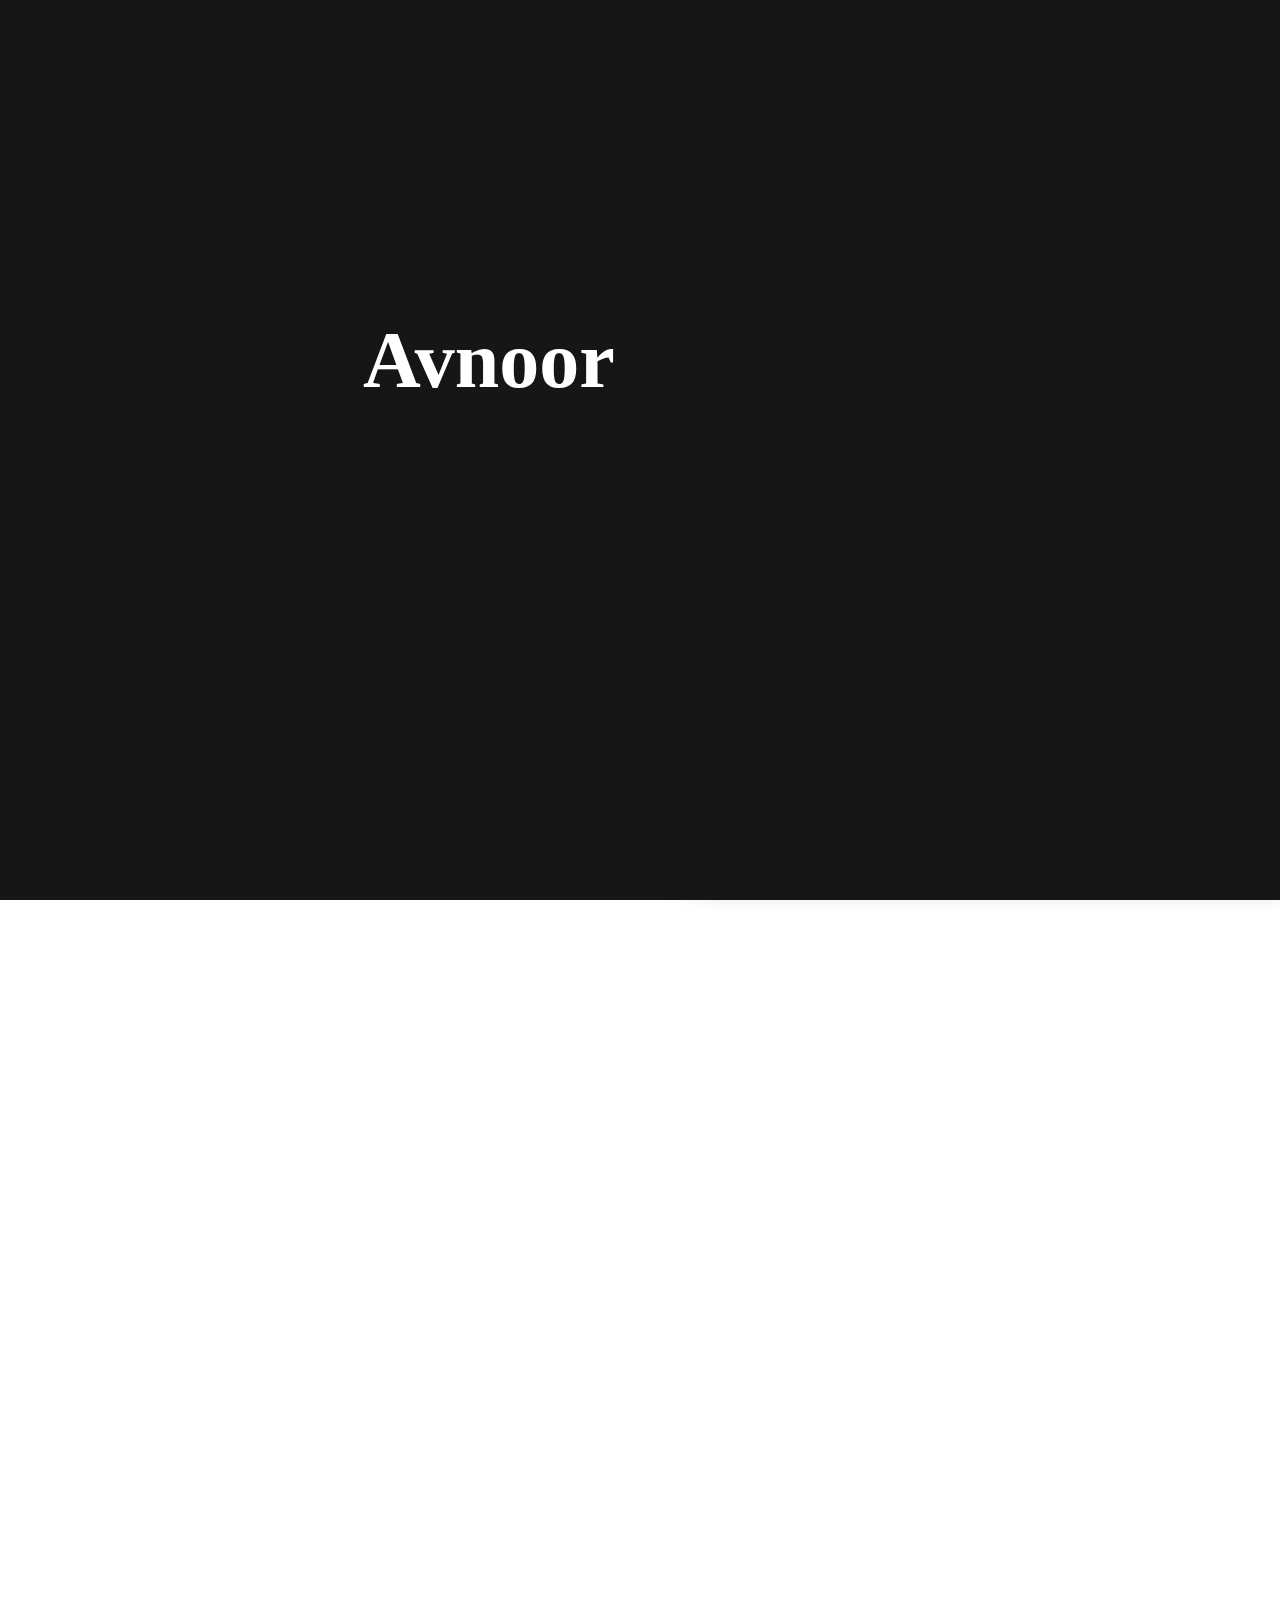
<file: index.html>
<!DOCTYPE html>

<html>
    <head>
        <meta charset="UTF-8" />
        <meta name = "viewport" content="width=device-width, initial-scale=1">
        <link rel="stylesheet" href="./style.css" />
        <title>Avnoor's Portfolio</title>
        <link rel="preconnect" href="https://fonts.googleapis.com">
        <link rel="preconnect" href="https://fonts.gstatic.com" crossorigin>
        <link rel="preconnect" href="https://fonts.googleapis.com">
        <link rel="preconnect" href="https://fonts.gstatic.com" crossorigin>
        <link href="https://fonts.googleapis.com/css2?family=Lato&family=Montserrat&family=Mooli&family=Open+Sans:wght@600&family=Roboto:wght@300&display=swap" rel="stylesheet">
    </head>

    <body>
        <div class="intro">
            <h1 class="logo-header">
                <span class="logo space">Avnoor</span><span class="logo">Ludhar</span>
            </h1>
        </div>
            
        

        <ul class="flex-container font-roboto">
            <li class="flex-item">
                <a href="./assets/files/portfolio.html" class="link-div-portfolio">
                    <div class="portfolio-nav">Portfolio</div>
                </a>
            </li> 
           
            <ul class="container2">
                <li class="flex-item"><a href="index.html" class="normal-nav">Home</a></li>
                <li class="flex-item"><a href="https://github.com/avnoor-ludhar" class="normal-nav" target="_blank" rel="noopener">GitHub</a></li>
                <!--<li class="flex-item"><a href="./assets/files/resume.html" class="normal-nav">Resume</a></li> -->
            </ul>
        </ul>

        <div id="intro">
            <div class="leftSide">
                <div class="avnoor">
                    <h1 class="title">Avnoor's <span class="portfolio-span-link" onclick="portfolio()">Port</span>folio</h1>
                </div>
            </div>
            <div class="rightSide">
                <img class="aiImage" src="./assets/images/What-is-AI-1.jpg"/> 
            </div>
        </div>

        <div id="main-section"> 
            <div class="hero flex ">
                <div>
                    <h2 class="about-me hidden">About <span>Me</span></h2>
                    <img class="avnoorImage hidden" src="./assets/images/mich.jpg">
                    <div class="hidden">
                        <p>
                            Hello, I'm Avnoor, a first-year software engineering student who never accepts failure, takes accountability for all of my actions, 
                            and possesses excellent technical and communication skills. I have been programming for about 
                            3 years now and have a excellent understanding of the basics of programming. I aim to make a meaningful
                            impact by creating clean commercial code that can enhance a users' day-to-day life.
                        </p>
                    </div>
                </div>
            </div>
            <hr /> 
            <h2 class="hidden" id="hobbies">Hobbies</h2>
            <div class="flex">
                <div class="container-grid flex-under600">
                    <div class="grid-item flex"><img id="calesthenics-image" class="hidden" src="./assets/images/education.svg"/></div>
                    <div class="grid-item flex hidden">
                        <div class="hobbies-text">
                            <p class="hidden">
                                When I first learned about how a computer works, Newton's laws and other topics that explained the basics of 
                                how our world works, I was completely dumbfounded by how interesting it was. After that point, I always tried 
                                to understand concepts to the fullest and became obsessed with learning.
                            </p>
                        </div>
                    </div>
                    <div class="grid-item flex"><img src="./assets/images/handstand.png" class="hidden"/></div>
                    <div class="grid-item flex">
                        <div class="hobbies-text">
                            <p class="hidden">
                                Fitness is a significant passion of mine, and I have maintained a consistent workout 
                                routine for the past five years. During this time, I committed never to miss a day, 
                                cultivating the mental strength and discipline that I apply to every aspect of my life.
                            </p>
                        </div>
                    </div>
                    <div class="grid-item flex"><img src="./assets/images/black-eight-billiard-ball.png" class="hidden"/></div>
                    <div class="grid-item flex">
                        <div class="hobbies-text">
                            <p class="final-hobby-text hidden">
                                Billiards is one of my newfound joys. I find it fascinating when physics intersects with sports. 
                                Understanding the various angles, spins, and power behind each shot created my interest in billiards.
                            </p>
                        </div>
                    </div>
                    
                </div>
            </div>
            
            <hr class="bottomRule"/>
            <div class="footer hidden">
                <div>
                    <a href="https://twitter.com/avnoor0119" target="_blank" rel="noopener"><svg viewBox="328 355 335 276" xmlns="http://www.w3.org/2000/svg" class="twitter">
                        <path d="
                          M 630, 425
                          A 195, 195 0 0 1 331, 600
                          A 142, 142 0 0 0 428, 570
                          A  70,  70 0 0 1 370, 523
                          A  70,  70 0 0 0 401, 521
                          A  70,  70 0 0 1 344, 455
                          A  70,  70 0 0 0 372, 460
                          A  70,  70 0 0 1 354, 370
                          A 195, 195 0 0 0 495, 442
                          A  67,  67 0 0 1 611, 380
                          A 117, 117 0 0 0 654, 363
                          A  65,  65 0 0 1 623, 401
                          A 117, 117 0 0 0 662, 390
                          A  65,  65 0 0 1 630, 425
                          Z"
                          style="fill:#000;"/>
                      </svg></a>
                    <a href="https://www.linkedin.com/in/avnoor-ludhar-2028012a1/" target="_blank" rel="noopener">
                        <svg xmlns="http://www.w3.org/2000/svg" width="30" height="30" fill="#000" class="bi bi-linkedin" viewBox="0 0 16 16">
                        <path d="M0 1.146C0 .513.526 0 1.175 0h13.65C15.474 0 16 .513 16 1.146v13.708c0 .633-.526 1.146-1.175 1.146H1.175C.526 16 0 15.487 0 14.854V1.146zm4.943 12.248V6.169H2.542v7.225h2.401zm-1.2-8.212c.837 0 1.358-.554 1.358-1.248-.015-.709-.52-1.248-1.342-1.248-.822 0-1.359.54-1.359 1.248 0 .694.521 1.248 1.327 1.248h.016zm4.908 8.212V9.359c0-.216.016-.432.08-.586.173-.431.568-.878 1.232-.878.869 0 1.216.662 1.216 1.634v3.865h2.401V9.25c0-2.22-1.184-3.252-2.764-3.252-1.274 0-1.845.7-2.165 1.193v.025h-.016a5.54 5.54 0 0 1 .016-.025V6.169h-2.4c.03.678 0 7.225 0 7.225h2.4z"/>
                      </svg>
                    </a>
                    <a href="https://www.instagram.com/avnoor_ludhar/" target="_blank" rel="noopener"><svg id="instagram" fill="#000" version="1.1" xmlns="http://www.w3.org/2000/svg" xmlns:xlink="http://www.w3.org/1999/xlink" x="0px" y="0px" width="30px" height="30px" viewBox="0 0 169.063 169.063" style="enable-background:new 0 0 169.063 169.063;"
                        xml:space="preserve">
                        <g>
                            <path d="M122.406,0H46.654C20.929,0,0,20.93,0,46.655v75.752c0,25.726,20.929,46.655,46.654,46.655h75.752
                                                c25.727,0,46.656-20.93,46.656-46.655V46.655C169.063,20.93,148.133,0,122.406,0z M154.063,122.407
                                                c0,17.455-14.201,31.655-31.656,31.655H46.654C29.2,154.063,15,139.862,15,122.407V46.655C15,29.201,29.2,15,46.654,15h75.752
                                                c17.455,0,31.656,14.201,31.656,31.655V122.407z" />
                            <path d="M84.531,40.97c-24.021,0-43.563,19.542-43.563,43.563c0,24.02,19.542,43.561,43.563,43.561s43.563-19.541,43.563-43.561
                                                C128.094,60.512,108.552,40.97,84.531,40.97z M84.531,113.093c-15.749,0-28.563-12.812-28.563-28.561
                                                c0-15.75,12.813-28.563,28.563-28.563s28.563,12.813,28.563,28.563C113.094,100.281,100.28,113.093,84.531,113.093z" />
                            <path d="M129.921,28.251c-2.89,0-5.729,1.17-7.77,3.22c-2.051,2.04-3.23,4.88-3.23,7.78c0,2.891,1.18,5.73,3.23,7.78
                                                c2.04,2.04,4.88,3.22,7.77,3.22c2.9,0,5.73-1.18,7.78-3.22c2.05-2.05,3.22-4.89,3.22-7.78c0-2.9-1.17-5.74-3.22-7.78
                                                C135.661,29.421,132.821,28.251,129.921,28.251z" />
                        </g>
                        </svg></a>
                </div>
                <div class="copywrite"><p>&#169 Avnoor Ludhar</p></div>
            </div>
        </div>

        <script src="https://ajax.googleapis.com/ajax/libs/jquery/3.7.0/jquery.min.js"></script>
        <script defer src="index.js"></script>
    </body>
</html>
</file>
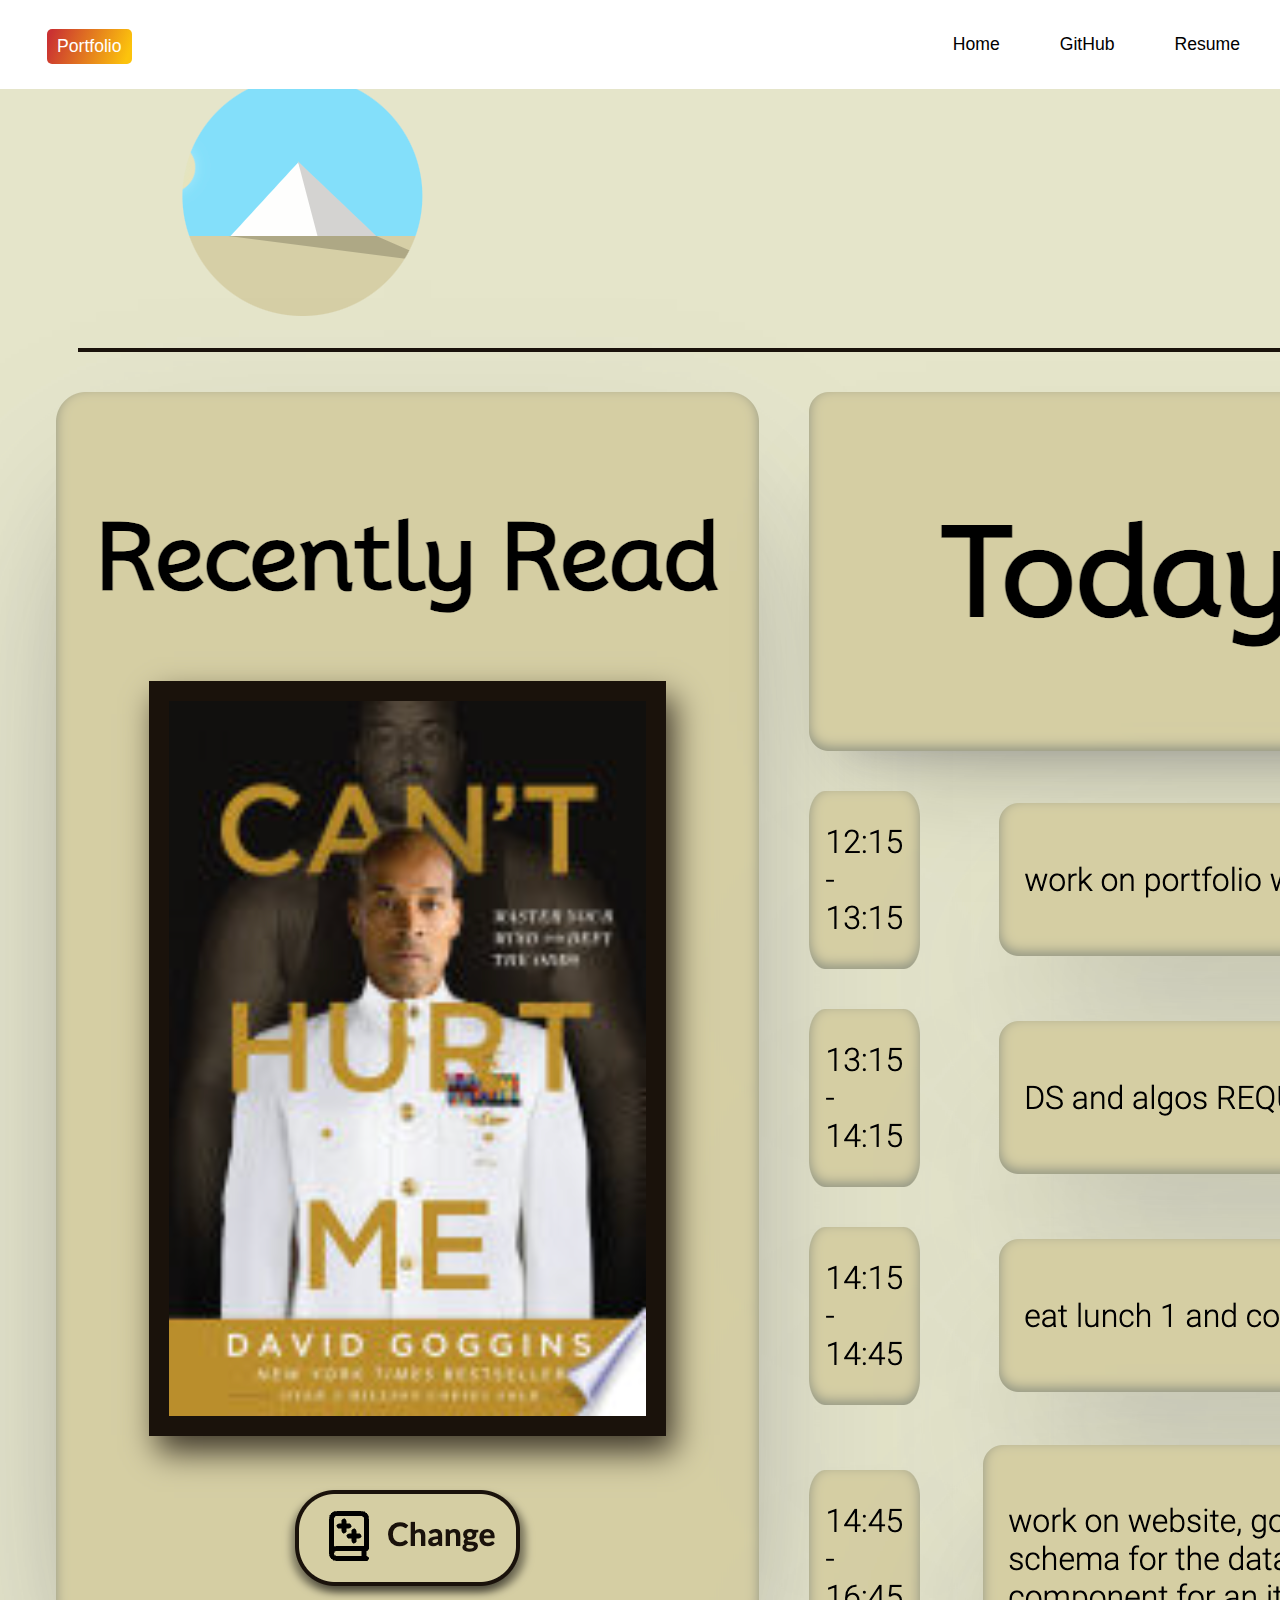
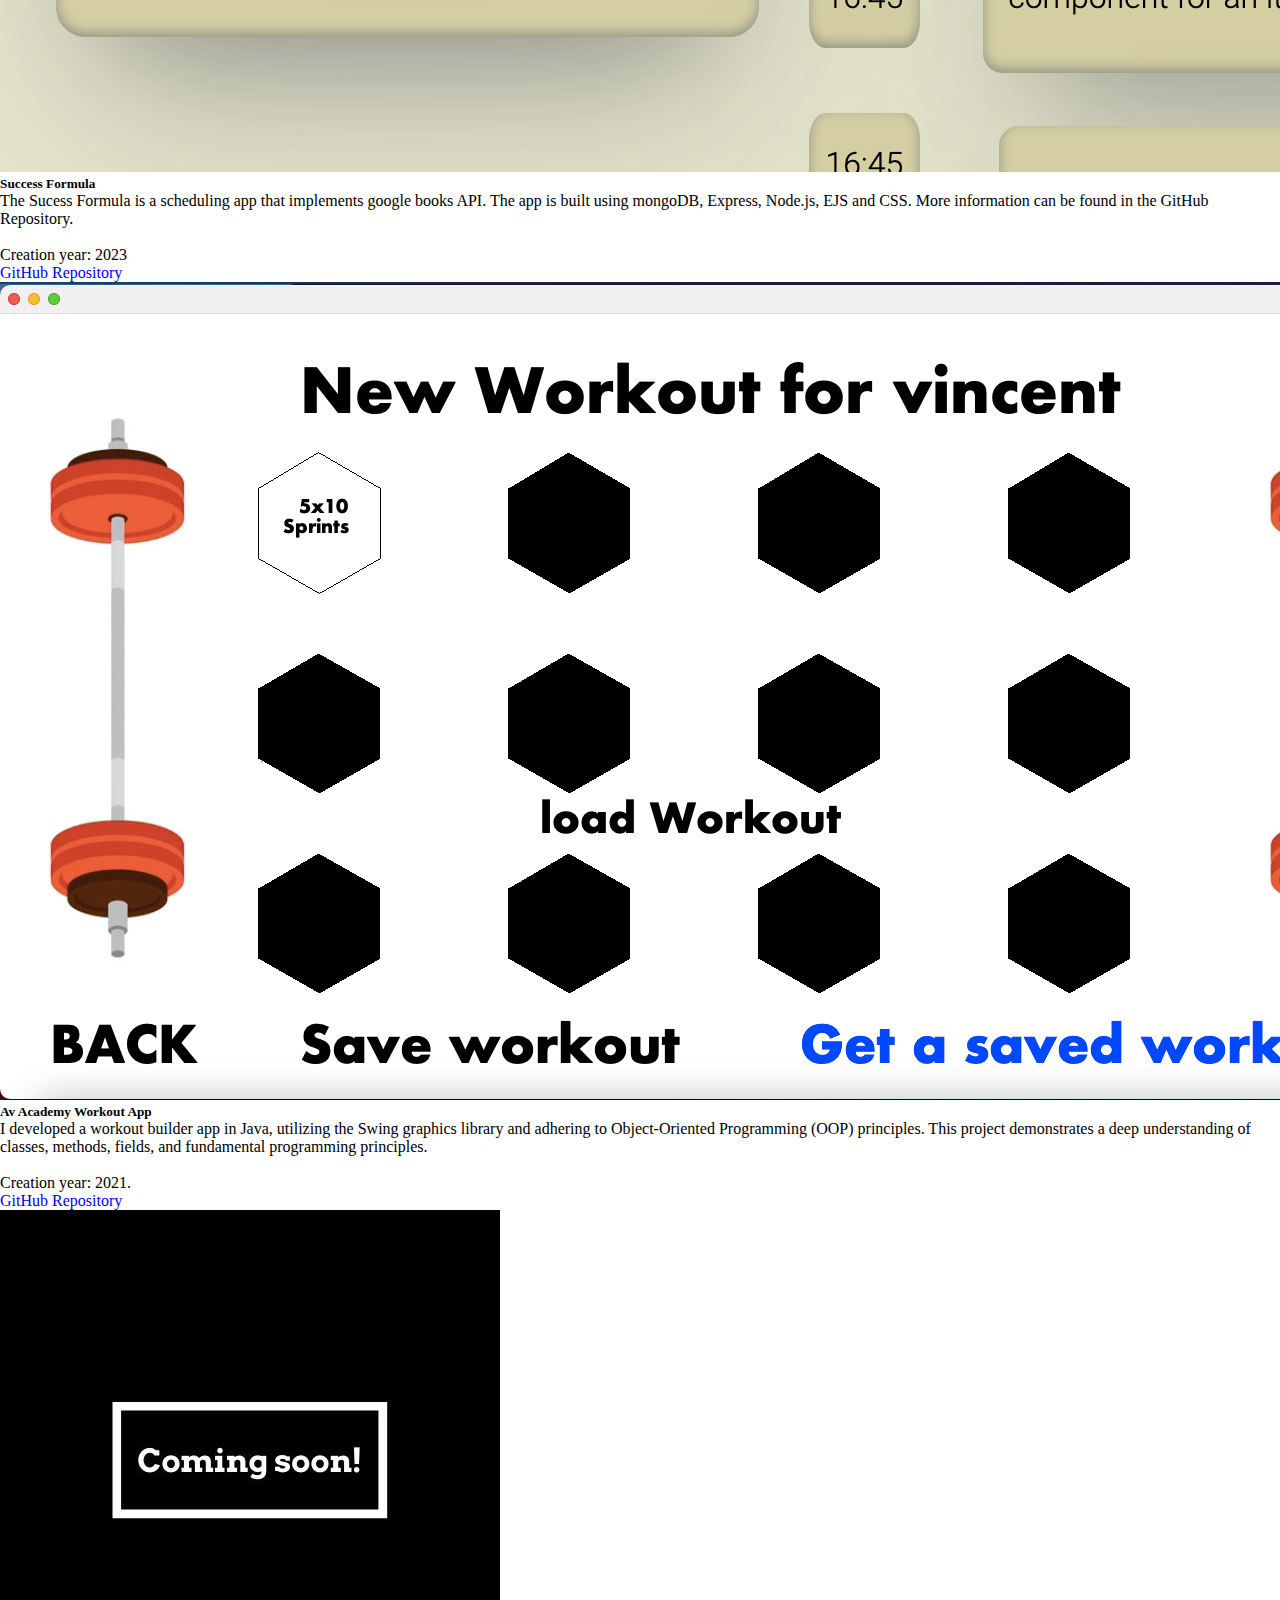
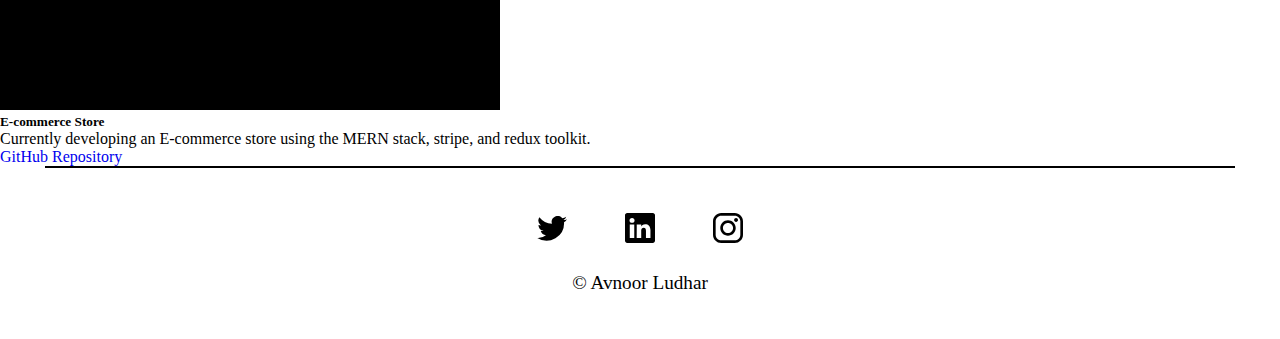
<file: assets/files/portfolio.html>
<!DOCTYPE html>
<html >
    <head>
        <meta charset="UTF-8">
        <meta name = "viewport" content="width=device-width, initial-scale=1">
        <title>Portfolio</title>
        <link rel="preconnect" href="https://fonts.googleapis.com">
        <link rel="preconnect" href="https://fonts.gstatic.com" crossorigin>
        <link href="https://fonts.googleapis.com/css2?family=Akatab:wght@600&family=Caveat&family=Roboto+Condensed&display=swap" rel="stylesheet">
        <link href="https://fonts.googleapis.com/css2?family=Akatab:wght@600&family=Bebas+Neue&family=Caveat&family=Roboto+Condensed&display=swap" rel="stylesheet">
        <link href="https://cdn.jsdelivr.net/npm/bootstrap@5.3.0/dist/css/bootstrap.min.css" rel="stylesheet" integrity="sha384-9ndCyUaIbzAi2FUVXJi0CjmCapSmO7SnpJef0486qhLnuZ2cdeRhO02iuK6FUUVM" crossorigin="anonymous">
        <link rel="stylesheet" href="../../style.css" />
    </head>

    <body>
        <div class="flex-container font-roboto">
            <div class="flex-item flex">
                <a href="portfolio.html" class="link-div-portfolio">
                    <div class="portfolio-nav-bootstrap">Portfolio</div>
                </a>
            </div>
            <div class="container2">
                <div class="flex-item normal-nav"><a href="../../index.html">Home</a></div>
                <div class="flex-item normal-nav"><a href="http://www.github.com/avnoor-ludhar" target="_blank" rel="noopener">GitHub</a></div>
                <div class="flex-item normal-nav"><a href="./resume.html">Resume</a></div>
            </div>
        </div>
    
    <main>
        <section class="pt-5 pb-3 mt-5 text-center container">
        <div class="row py-lg-5">
            <div class="col-lg-6 col-md-8 mx-auto">
            <h1 class="fw-light">Portfolio</h1>
            <p class="lead text-body-secondary">These are the projects I have created and am currently working on.</p>
            </div>
        </div>
        </section>
    
        <div class="album py-5 bg-body-tertiary">
        <div class="container">
            <div class="row row-cols-1 row-cols-lg-3 row-cols-sm-1 row-cols-md-2 g-3">
            <div class="col">
                <div class="card" >
                    <img src="../images/ScheduleApp.png" class="card-img-top" alt="...">
                    <div class="card-body">
                      <h5 class="card-title">Success Formula</h5>
                      <p class="card-text">
                        The Sucess Formula is a scheduling app that implements google books API.
                        The app is built using mongoDB, Express, Node.js, EJS and CSS. 
                        More information can be found in the GitHub Repository. 
                        <br/>
                        <br/>
                        Creation year: 2023
                      </p>
                      <a href="https://github.com/avnoor-ludhar/schedule-app" target="_blank" rel="noopener" class="btn btn-dark">GitHub Repository</a>
                    </div>
                </div>
            </div>
            <div class="col">
                <div class="card" >
                    <img src="../images/trainingApp.png" class="card-img-top" alt="...">
                    <div class="card-body">
                      <h5 class="card-title">Av Academy Workout App</h5>
                      <p class="card-text">
                        I developed a workout builder app in Java, utilizing the Swing graphics library and adhering to Object-Oriented Programming (OOP) principles. This project demonstrates a deep understanding of classes, methods, fields, and fundamental programming principles.
                        <br/>
                        <br/>
                        Creation year: 2021.
                      </p>
                      <a href="https://github.com/avnoor-ludhar/Training-App" target="_blank" rel="noopener" class="btn btn-dark">GitHub Repository</a>
                    </div>
                </div>
            </div>
            <div class="col">
                <div class="card" >
                    <img src="../images/Coming-soon.jpg" class="card-img-top" alt="...">
                    <div class="card-body">
                      <h5 class="card-title">E-commerce Store</h5>
                      <p class="card-text">Currently developing an E-commerce store using the MERN stack, stripe, and redux toolkit.</p>
                      <a href="#" target="_blank" rel="noopener" class="btn btn-dark">GitHub Repository</a>
                    </div>
                  </div>
            </div>
        </div>
    </div>
    </div>

    </main>

    <hr class="bottomRule" />
    <div class="footer">
        <div>
            <a href="http://www.twitter.com" target="_blank" rel="noopener"><svg viewBox="328 355 335 276" xmlns="http://www.w3.org/2000/svg" class="twitter">
                <path d="
                  M 630, 425
                  A 195, 195 0 0 1 331, 600
                  A 142, 142 0 0 0 428, 570
                  A  70,  70 0 0 1 370, 523
                  A  70,  70 0 0 0 401, 521
                  A  70,  70 0 0 1 344, 455
                  A  70,  70 0 0 0 372, 460
                  A  70,  70 0 0 1 354, 370
                  A 195, 195 0 0 0 495, 442
                  A  67,  67 0 0 1 611, 380
                  A 117, 117 0 0 0 654, 363
                  A  65,  65 0 0 1 623, 401
                  A 117, 117 0 0 0 662, 390
                  A  65,  65 0 0 1 630, 425
                  Z"
                  style="fill:#000;"/>
              </svg></a>
            <a href="http://www.linkedin.com" target="_blank" rel="noopener" style="text-decoration: none; color: black;">
                <svg xmlns="http://www.w3.org/2000/svg" width="30" height="30" fill="#000" class="bi bi-linkedin" viewBox="0 0 16 16">
                <path d="M0 1.146C0 .513.526 0 1.175 0h13.65C15.474 0 16 .513 16 1.146v13.708c0 .633-.526 1.146-1.175 1.146H1.175C.526 16 0 15.487 0 14.854V1.146zm4.943 12.248V6.169H2.542v7.225h2.401zm-1.2-8.212c.837 0 1.358-.554 1.358-1.248-.015-.709-.52-1.248-1.342-1.248-.822 0-1.359.54-1.359 1.248 0 .694.521 1.248 1.327 1.248h.016zm4.908 8.212V9.359c0-.216.016-.432.08-.586.173-.431.568-.878 1.232-.878.869 0 1.216.662 1.216 1.634v3.865h2.401V9.25c0-2.22-1.184-3.252-2.764-3.252-1.274 0-1.845.7-2.165 1.193v.025h-.016a5.54 5.54 0 0 1 .016-.025V6.169h-2.4c.03.678 0 7.225 0 7.225h2.4z"/>
              </svg>
            </a>
            <a href="http://www.instagram.com" target="_blank" rel="noopener"><svg id="instagram" fill="#000" version="1.1" xmlns="http://www.w3.org/2000/svg" xmlns:xlink="http://www.w3.org/1999/xlink" x="0px" y="0px" width="30px" height="30px" viewBox="0 0 169.063 169.063" style="enable-background:new 0 0 169.063 169.063;"
                xml:space="preserve">
                <g>
                    <path d="M122.406,0H46.654C20.929,0,0,20.93,0,46.655v75.752c0,25.726,20.929,46.655,46.654,46.655h75.752
                                        c25.727,0,46.656-20.93,46.656-46.655V46.655C169.063,20.93,148.133,0,122.406,0z M154.063,122.407
                                        c0,17.455-14.201,31.655-31.656,31.655H46.654C29.2,154.063,15,139.862,15,122.407V46.655C15,29.201,29.2,15,46.654,15h75.752
                                        c17.455,0,31.656,14.201,31.656,31.655V122.407z" />
                    <path d="M84.531,40.97c-24.021,0-43.563,19.542-43.563,43.563c0,24.02,19.542,43.561,43.563,43.561s43.563-19.541,43.563-43.561
                                        C128.094,60.512,108.552,40.97,84.531,40.97z M84.531,113.093c-15.749,0-28.563-12.812-28.563-28.561
                                        c0-15.75,12.813-28.563,28.563-28.563s28.563,12.813,28.563,28.563C113.094,100.281,100.28,113.093,84.531,113.093z" />
                    <path d="M129.921,28.251c-2.89,0-5.729,1.17-7.77,3.22c-2.051,2.04-3.23,4.88-3.23,7.78c0,2.891,1.18,5.73,3.23,7.78
                                        c2.04,2.04,4.88,3.22,7.77,3.22c2.9,0,5.73-1.18,7.78-3.22c2.05-2.05,3.22-4.89,3.22-7.78c0-2.9-1.17-5.74-3.22-7.78
                                        C135.661,29.421,132.821,28.251,129.921,28.251z" />
                </g>
                </svg></a>
        </div>
        <div class="copywrite"><p>&#169 Avnoor Ludhar</p></div>
    </div>
</div>
    <script src="https://cdn.jsdelivr.net/npm/bootstrap@5.3.2/dist/js/bootstrap.bundle.min.js" integrity="sha384-C6RzsynM9kWDrMNeT87bh95OGNyZPhcTNXj1NW7RuBCsyN/o0jlpcV8Qyq46cDfL" crossorigin="anonymous"></script>
    </body>
</html>
</file>
<file: style.css>
:root {
    --shadow-color: 0deg 0% 63%;
    --shadow-elevation-low:
      0px 0.7px 0.8px hsl(var(--shadow-color) / 0.34),
      0px 1.2px 1.3px -1.2px hsl(var(--shadow-color) / 0.34),
      0px 2.8px 3.1px -2.5px hsl(var(--shadow-color) / 0.34);
    --shadow-elevation-medium:
      0px 0.7px 0.8px hsl(var(--shadow-color) / 0.36),
      0px 2.3px 2.6px -0.8px hsl(var(--shadow-color) / 0.36),
      0px 5.8px 6.5px -1.7px hsl(var(--shadow-color) / 0.36),
      -0.1px 14.1px 15.9px -2.5px hsl(var(--shadow-color) / 0.36);
    --shadow-elevation-high:
      0px 0.7px 0.8px hsl(var(--shadow-color) / 0.34),
      0px 4.1px 4.6px -0.4px hsl(var(--shadow-color) / 0.34),
      -0.1px 7.7px 8.7px -0.7px hsl(var(--shadow-color) / 0.34),
      -0.1px 12.6px 14.2px -1.1px hsl(var(--shadow-color) / 0.34),
      -0.1px 20.2px 22.7px -1.4px hsl(var(--shadow-color) / 0.34),
      -0.2px 31.5px 35.4px -1.8px hsl(var(--shadow-color) / 0.34),
      -0.3px 47.9px 53.9px -2.1px hsl(var(--shadow-color) / 0.34),
      -0.5px 70.6px 79.4px -2.5px hsl(var(--shadow-color) / 0.34);
  }


/* animation */
*{
    margin:0;
    padding:0;
    box-sizing: border-box;
}

.intro{
    position: fixed;
    z-index: 3;
    left: 0;
    top: 0;
    height: 100vh;
    width: 100%;
    transition: 1s;
    background-color: #161616;
}

.logo-header{
    position: absolute;
    color:white;
    top: 40%;
    left: 50%;
    transform: translate(-50%, -50%);
}

.logo{
    position: relative;
    display: inline-block;
    bottom: -20px;
    opacity: 0;
    font-size: 5rem;
}

.logo.space{
    right: 20px;
}

.logo.active{
    bottom: 0;
    opacity: 1;
    transition: ease-in-out 0.5s;
}

.logo.fade{
    bottom: 150px;
    transition: ease-in-out 0.5s;
}

/* nav animation */

.center-new{
    display: none;
}

/* rest*/

/*fonts and general settings*/

.portfolio-nav:hover{
    transform: scale(1.2);
}

.normal-nav:hover{
    opacity: 0.7;
}

body{
    margin: 0px;
}

.font-roboto{
    font-family: 'Roboto Condensed', sans-serif;
}

.title{
    font-family: 'Open Sans', sans-serif;
}

.portfolio-span-link {
    background-color: orange;
    background-image: linear-gradient(109.7deg, rgb(202, 50, 50) 5.7%, rgb(252, 195, 12) 92.4%);
    background-size: 100%;
    background-clip: text;
    -webkit-background-clip: text;
    -moz-background-clip: text;
    -webkit-text-fill-color: transparent; 
    -moz-text-fill-color: transparent;
    cursor: pointer;
}

.portfolio-span-link:hover{
    transform: scale(1.5);
}

/* navbar */


.flex-container{
    position: fixed;
    width: 100%;
    display: flex;
    list-style: none;
    flex-direction: row;
    justify-content: space-between;
    font-size: 1.1rem;
    padding: 30px 10px;
    background-color: white;
    top: 0px;
    z-index: 2;
}


.flex-container a{
    color: black;
    font-family: 'Lato', sans-serif;
}


.flex-item{
    margin-top: 4px;
    margin-left: 30px;
    margin-right: 30px;
    height: 25px;
}

.portfolio-nav{
    background: linear-gradient(109.7deg, rgb(202, 50, 50) 5.7%, rgb(252, 195, 12) 92.4%);
    padding: 10px;
    position: relative;
    bottom: 10px;
    border-radius: 5px;
    color: white;
}


a{
    text-decoration:none;
}

.container2{
    display: flex;
    flex-direction: row;
    margin-left: 30px;
    list-style: none;
}

.flex-container.other > div > a{
    margin-right: 20px;
    padding: 7px;
}

.flex-container > div > a{
    padding: 7px;
    margin-right: 20px;
}

/* intro screen design */

#intro{
    margin-top: 75px;
    background-color: white;
    display: flex;
    flex-direction: row;
    justify-content: space-between;
    padding-left: 40px;
    height: 90vh;
}

.leftSide{
    display: flex;
    flex-direction: column;
    justify-content: center;
}

.avnoor{
   position: relative;
   bottom: 6%;
}

.avnoor h1{
    font-size: 6rem;
    z-index: 1;
    filter: drop-shadow(0.3px 0.5px 0.7px hsl(var(--shadow-color) / 0.34),
    0.4px 0.8px 1px -1.2px hsl(var(--shadow-color) / 0.34),
    1px 2px 2.5px -2.5px hsl(var(--shadow-color) / 0.34));
}
.rightSide{
    width: 90%;
}

.rightSide img{
    width: 100%;
    height: 100%;
    object-fit: cover;
    max-height: 90vh;
    border-bottom-left-radius: 20%;
    border-top-left-radius: 20%;
    box-shadow: var(--shadow-elevation-medium);
}




/* all the content on the main page */

#main-section{
    background-color: white;
}

.hero{
    padding-top: 50px;
    display: flex;
    justify-content: center;
    min-width: 300px;
}

.hero div{
    text-align: center;
    width: 450px;
}
.hero img{
    margin-top: 30px;
    margin-bottom: 20px;
}


.about-me{
    color: #000;
    font-size: 4rem;
    font-family: 'Open Sans', 'sans-serif';
    margin-bottom: 5%;
}

.hero span{
    background-color: #000;
    /*background-image: linear-gradient(319deg, #663dff 0%, #aa00ff 37%, #cc4499 100%);*/
    background-size: 100%;
    background-clip: text;
    -webkit-background-clip: text;
    -moz-background-clip: text;
    -webkit-text-fill-color: transparent; 
    -moz-text-fill-color: transparent;
    
}

.hero p{
    text-align: center;
    font-size: min(max(3vw, 1.2rem), 1.7rem);
    margin-top: 5%;
    margin-bottom: 40px;
    color: #6c757d;
}

.avnoorImage{
    text-align: center; 
    border-radius: 5%;
    width: 60%;
    object-fit: contain;
    box-shadow: var(--shadow-elevation-medium);
}

hr{
    border: dotted #6c757d 6px;
    border-bottom: none;
    width: 8%;
    margin: 100px auto;
}

#hobbies{
    color: #000;
    font-size: 4rem;
    text-align: center;
}

.flex{
    display: flex;
    align-items: center;
    justify-content: center;
}

.container-grid{
    display: grid;
    grid-template-columns: 1fr 1fr;
    grid-template-rows: 1fr 1fr 1fr;
    gap: 40px;
    width: 50%;
    margin-left: 25%;
    margin-right: 25%;
    margin-top: 7%;
    margin-bottom: 7%;
}

.container-grid p{
    color: #6c757d;
    font-size: max(min(2vw, 1.7rem), 1.4rem);
}

.grid-item > img{
    width: 250px;
    object-fit: contain;
    box-shadow: var(--shadow-elevation-medium);
    border-radius: 10%;
    padding: 15px;
}

.hobbies-text{
    width: 90%; 
    /*text-align: center;*/
}

.footer{
    background-color: white;
    padding-top: 20px;
    padding-bottom: 20px;
}

.bottomRule{
    border: solid #000 1px;
    width: 93%;
    margin: auto;
}

.footer a{
    padding: 2.2%;
    padding-bottom: 0px;
}

.footer a:hover{
    opacity: 0.7;
}

.footer > div{
    text-align: center;
    margin: 25px;
}

.copywrite{
    text-align: center;
}

.copywrite p{
    color: black;
    font-size: 1.2rem;
}

.twitter{
    margin-bottom: 2px;
}

a > svg{
    width:30px;
}
@media(min-width: 1300px){
    .avnoor h1{
        font-size: 6.5rem;
        z-index: 1;
    }
}

@media (max-width: 1150px){
    .container-grid{
        display: block;
        position: relative;
        bottom: 50px;
        margin-bottom: none;
    }

    .grid-item > img{
        margin-bottom: 40px;
        margin-top: 40px;
    }
    .hobbies-text > p{
        margin-top: 30px;
        margin-bottom: 30px;
    }
    .hobbies-text{
        text-align: center;
    }
    .final-hobby-text{
        margin-bottom: none;
    }
}

@media(max-width: 990px){
    .avnoor h1{
        font-size: 4.7rem;
        z-index: 1;
    }
}
@media(max-width: 800px){
    #intro{
        margin-top: 75px;
        background-color: white;
        height: 90vh;
    }
    hr{
        margin: 50px auto;
    }
    
    .leftSide{
        display: none;
    }
    .avnoor{
       position: absolute;
    }
    
    .rightSide img{
        width: 94.3vw;
        height: 100vh;
    }
}

@media (max-width: 600px){
    .grid-item > img{
        width: 200px;
    }
    .grid-item{
        width: 300px;
    }
    .hobbies-text > p{
        margin-top: 0px;
        margin-bottom: 0px;
    }
    .flex-item{
        margin-top: 4px;
        margin-left: 10px;
        margin-right: 10px;
    }
    .flex-container{
        font-size: 0.8rem;
    }
    .flex-under600{
        flex-direction: column;
        display: flex;
        align-items: center;
    }
    .page{
        font-size: 1.1rem;
    }

    .logo{
        font-size: 2.8rem;
    }

    .logo.space{
        right: 10px;
    }
    #intro{
        margin-top: 75px;
        display: block;
        border-top-left-radius: 20%;
        border-bottom-left-radius: 20%;
    }
}

@media (max-width: 500px){
    .hero div{
        width: 300px;
    }
}

@media(max-width: 450px){
    .avnoor h1{
        font-size: 3.6rem;
        z-index: 1;
    }
    .rightSide img{
        width: 90.3vw;
    }
}

@media (max-width: 400px){
    .hero div h2{
        font-size: 3.5rem;
    }
}



.portfolio-nav-bootstrap{
    background: linear-gradient(109.7deg, rgb(202, 50, 50) 5.7%, rgb(252, 195, 12) 92.4%);
    padding: 10px;
    padding-bottom: 7px;
    padding-top: 7px;
    border-radius: 5px;
    color: white;
}

.portfolio-nav-bootstrap:hover{
    transform: scale(1.2);
}


/* animation on scroll */

.hidden {
    opacity: 0;
    filter: blur(3px);
    transform: translateY(20%);
    transition: all 1s;
}
@media(prefers-reduced-motion){
    .hidden{
        transition: none;
    }
}

.show {
    opacity: 1;
    filter: blur(0);
    transform: translateY(0);
}

.card{
    transition: all 0.5s;
}

@media(min-width: 800px){
    .card:hover{
        transform: scale(1.1);
        box-shadow: var(--shadow-elevation-high);
        z-index: 1;
    }
}
</file>
